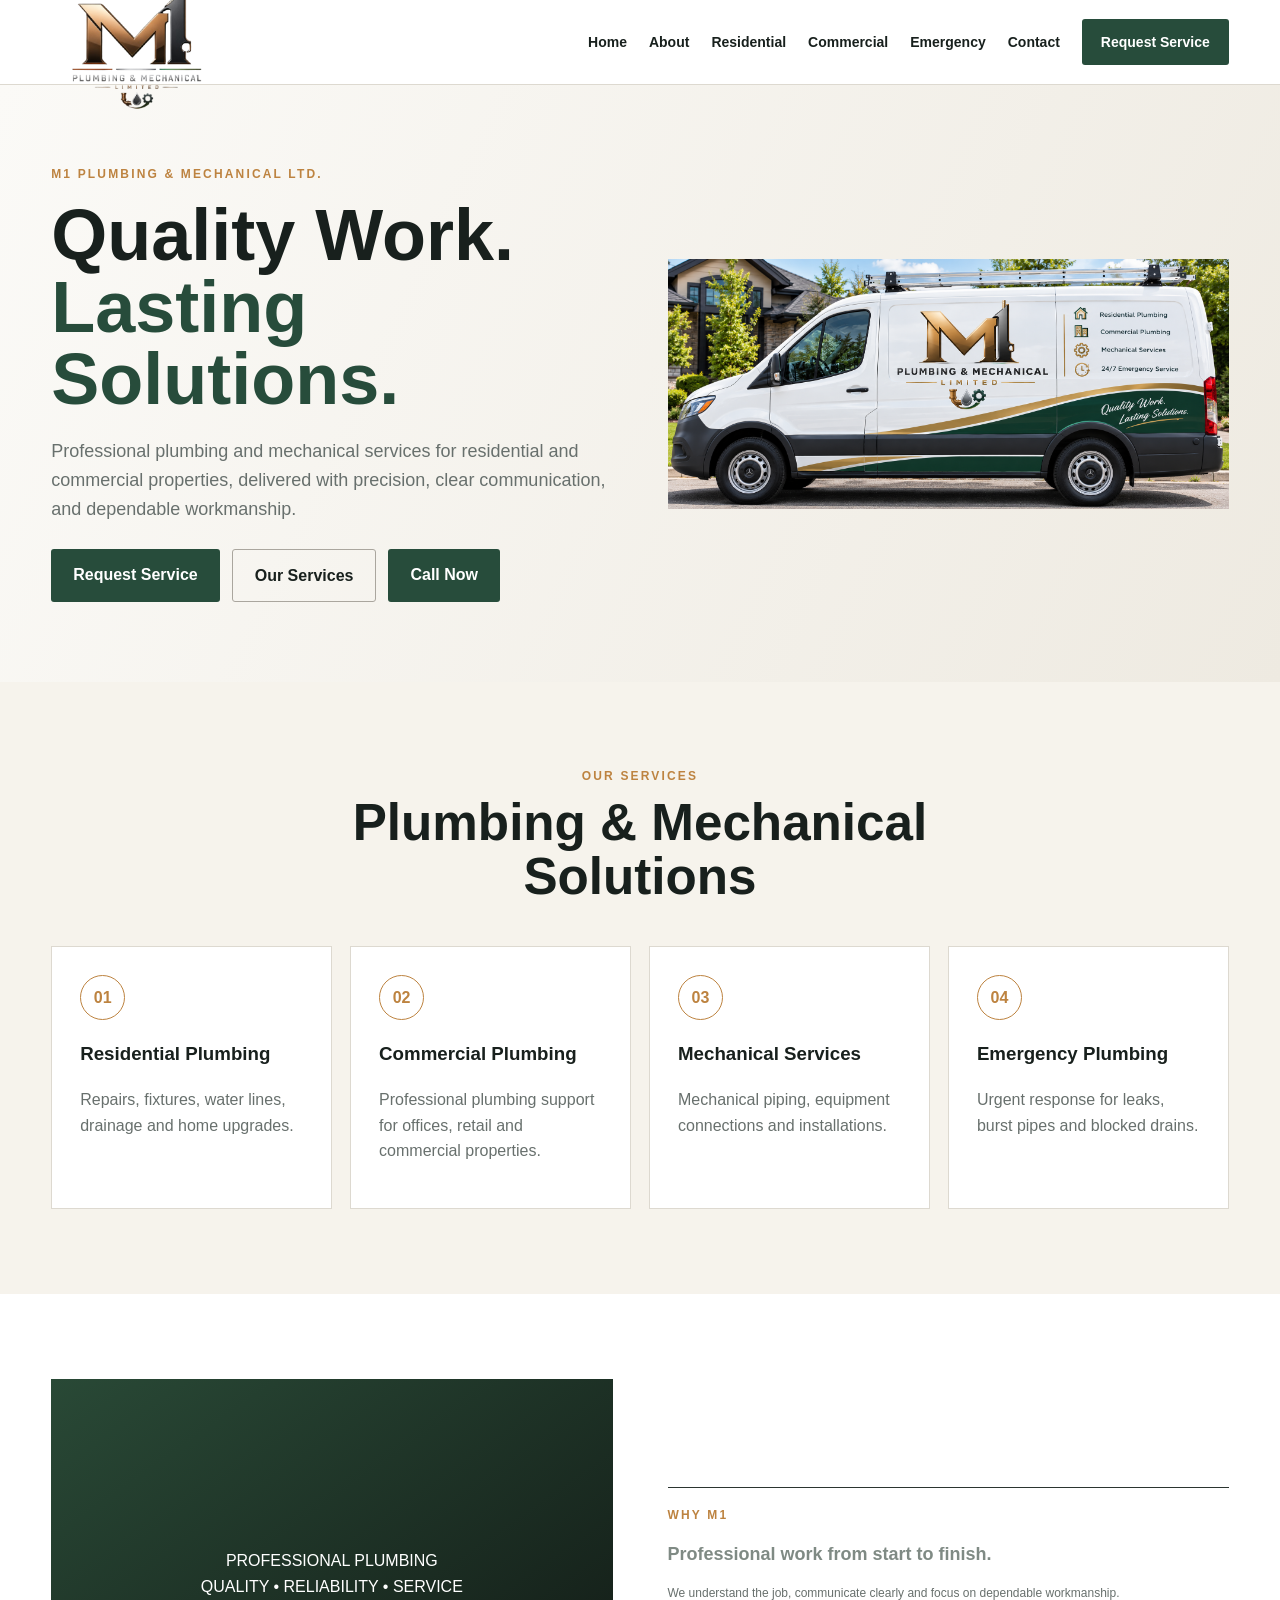
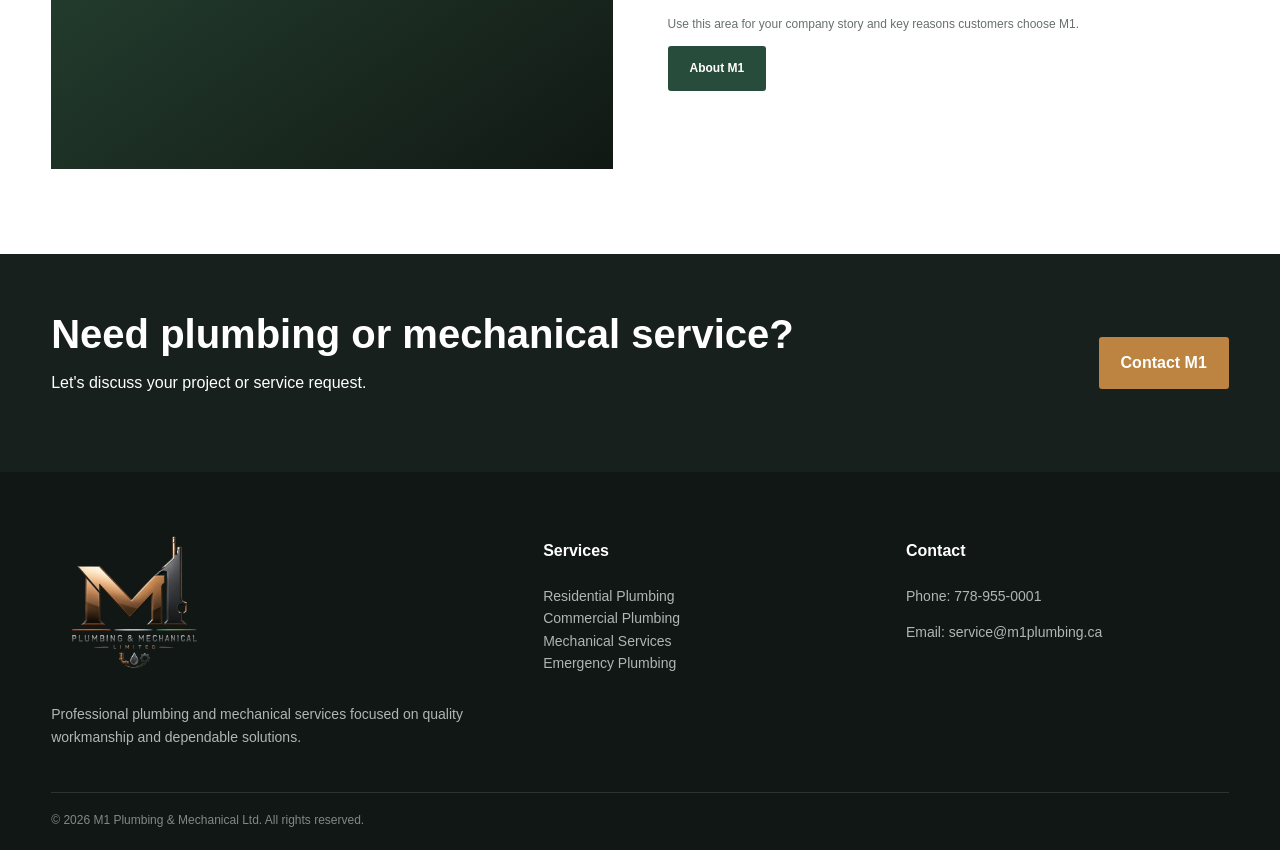
<file: index.html>
<!doctype html><html lang="en"><head><meta charset="utf-8"><meta name="viewport" content="width=device-width,initial-scale=1"><title>M1 Plumbing & Mechanical Ltd. | Home</title><link rel="stylesheet" href="style.css"></head><body><header><div class="container nav"><a href="index.html"><img class="logo" src="m1-logo.png" alt="M1 Plumbing & Mechanical Ltd."></a><nav class="links"><a href="index.html">Home</a><a href="about.html">About</a><a href="residential.html">Residential</a><a href="commercial.html">Commercial</a><a href="emergency.html">Emergency</a><a href="contact.html">Contact</a><a class="call" href="contact.html">Request Service</a></nav></div></header>
<main><section class="hero"><div class="container heroGrid"><div><div class="eyebrow">M1 Plumbing & Mechanical Ltd.</div>
<h1>Quality Work.<br><span>Lasting Solutions.</span></h1>
<p>Professional plumbing and mechanical services for residential and commercial properties, delivered with precision, clear communication, and dependable workmanship.</p>
<div class="buttons">
<a class="btn primary" href="contact.html">Request Service</a>
<a class="btn outline" href="residential.html">Our Services</a>
<a class="btn primary" href="tel:7789550001">Call Now</a></div></div>
<div class="visual"><img src="m1-van.png" alt="M1 Plumbing & Mechanical Ltd."></div></div></section>
<section class="cream"><div class="container"><div class="head"><div class="eyebrow">Our Services</div><h2>Plumbing & Mechanical Solutions</h2></div><div class="grid4"><article class="card"><div class="icon">01</div><h3>Residential Plumbing</h3><p>Repairs, fixtures, water lines, drainage and home upgrades.</p></article><article class="card"><div class="icon">02</div><h3>Commercial Plumbing</h3><p>Professional plumbing support for offices, retail and commercial properties.</p></article><article class="card"><div class="icon">03</div><h3>Mechanical Services</h3><p>Mechanical piping, equipment connections and installations.</p></article><article class="card"><div class="icon">04</div><h3>Emergency Plumbing</h3><p>Urgent response for leaks, burst pipes and blocked drains.</p></article></div></div></section>
<section><div class="container split"><div class="photo">PROFESSIONAL PLUMBING<br>QUALITY • RELIABILITY • SERVICE</div><div class="copy"><div class="eyebrow">Why M1</div><h2>Professional work from start to finish.</h2><p>We understand the job, communicate clearly and focus on dependable workmanship.</p><p>Use this area for your company story and key reasons customers choose M1.</p><a class="btn primary" href="about.html">About M1</a></div></div></section>
<div class="banner"><div class="container bannerIn"><div><h2>Need plumbing or mechanical service?</h2><p>Let's discuss your project or service request.</p></div><a class="btn gold" href="contact.html">Contact M1</a></div></div></main><footer><div class="container foot"><div><img src="m1-logo.png" alt="M1 Plumbing & Mechanical Ltd."><p>Professional plumbing and mechanical services focused on quality workmanship and dependable solutions.</p></div><div><h4>Services</h4><ul><li>Residential Plumbing</li><li>Commercial Plumbing</li><li>Mechanical Services</li><li>Emergency Plumbing</li></ul></div>
<div><h4>Contact</h4><p>Phone: 778-955-0001</p><p>Email: service@m1plumbing.ca</p></div></div>
<div class="container copy">© 2026 M1 Plumbing & Mechanical Ltd. All rights reserved.</div></footer></body></html>
</file>
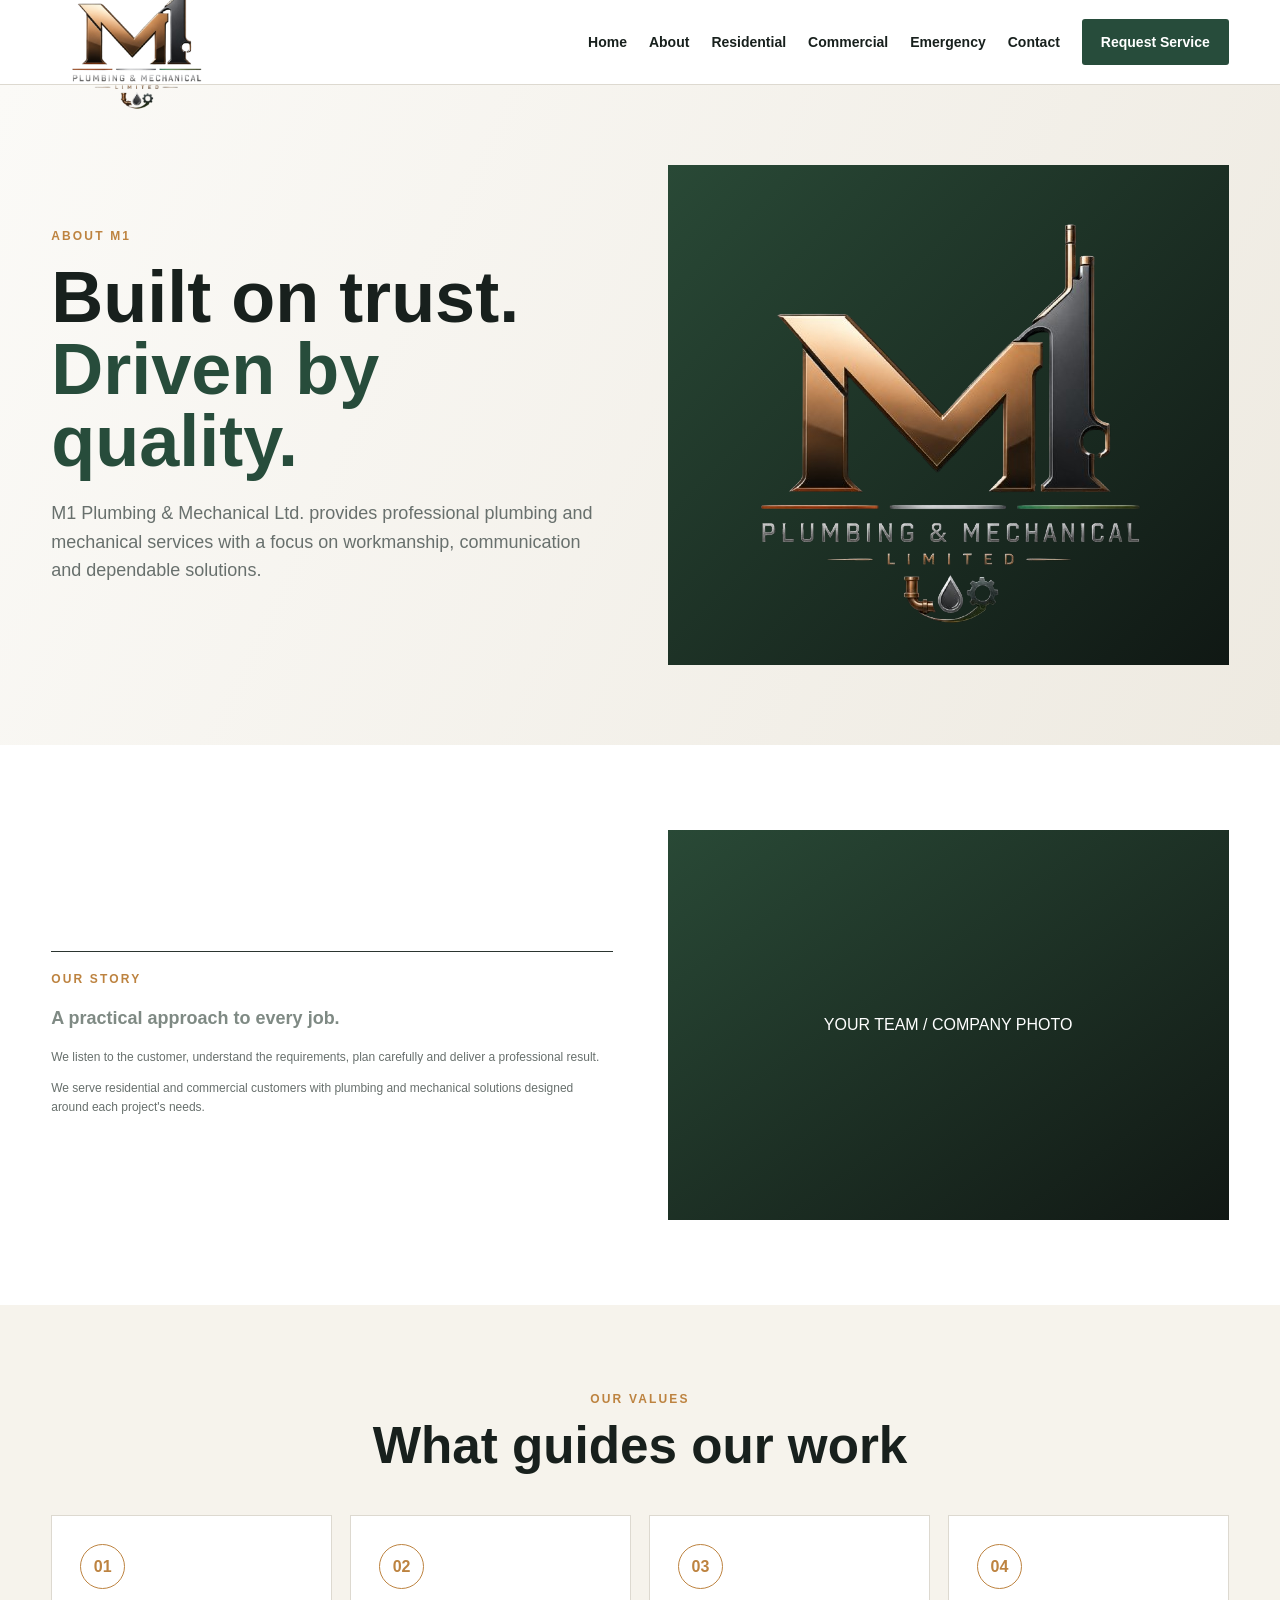
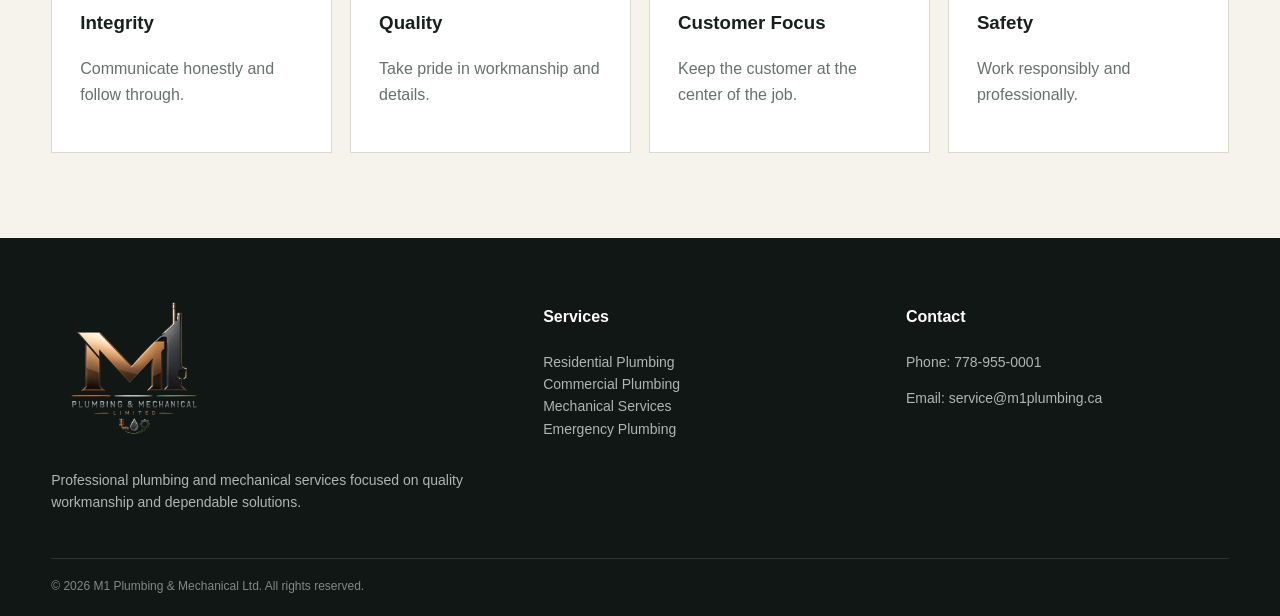
<file: about.html>
<!doctype html><html lang="en"><head><meta charset="utf-8"><meta name="viewport" content="width=device-width,initial-scale=1"><title>About | M1 Plumbing & Mechanical Ltd.</title><link rel="stylesheet" href="style.css"></head><body><header><div class="container nav"><a href="index.html"><img class="logo" src="m1-logo.png" alt="M1 Plumbing & Mechanical Ltd."></a><nav class="links"><a href="index.html">Home</a><a href="about.html">About</a><a href="residential.html">Residential</a><a href="commercial.html">Commercial</a><a href="emergency.html">Emergency</a><a href="contact.html">Contact</a><a class="call" href="contact.html">Request Service</a></nav></div></header><main><section class="hero"><div class="container heroGrid"><div><div class="eyebrow">About M1</div><h1>Built on trust.<br><span>Driven by quality.</span></h1><p>M1 Plumbing & Mechanical Ltd. provides professional plumbing and mechanical services with a focus on workmanship, communication and dependable solutions.</p></div><div class="visual"><img src="m1-logo.png" alt="M1 logo"></div></div></section>
<section><div class="container split"><div class="copy">
<div class="eyebrow">Our Story</div><h2>A practical approach to every job.</h2><p>We listen to the customer, understand the requirements, plan carefully and deliver a professional result.</p>
<p>We serve residential and commercial customers with plumbing and mechanical solutions designed around each project's needs.</p></div>
<div class="photo">YOUR TEAM / COMPANY PHOTO</div></div></section>
<section class="cream">
<div class="container">
<div class="head">
<div class="eyebrow">Our Values</div>
<h2>What guides our work</h2></div>
<div class="grid4"><article class="card">
<div class="icon">01</div><h3>Integrity</h3><p>Communicate honestly and follow through.</p></article>
<article class="card"><div class="icon">02</div><h3>Quality</h3><p>Take pride in workmanship and details.</p></article>
<article class="card"><div class="icon">03</div><h3>Customer Focus</h3><p>Keep the customer at the center of the job.</p></article>
<article class="card"><div class="icon">04</div><h3>Safety</h3><p>Work responsibly and professionally.</p></article></div></div></section></main>
<footer><div class="container foot"><div><img src="m1-logo.png" alt="M1 Plumbing & Mechanical Ltd.">
<p>Professional plumbing and mechanical services focused on quality workmanship and dependable solutions.</p></div>
<div><h4>Services</h4><ul><li>Residential Plumbing</li><li>Commercial Plumbing</li><li>Mechanical Services</li><li>Emergency Plumbing</li></ul></div>
<div><h4>Contact</h4><p>Phone: 778-955-0001</p><p>Email: service@m1plumbing.ca</p></div></div>
<div class="container copy">© 2026 M1 Plumbing & Mechanical Ltd. All rights reserved.</div></footer></body></html>
</file>
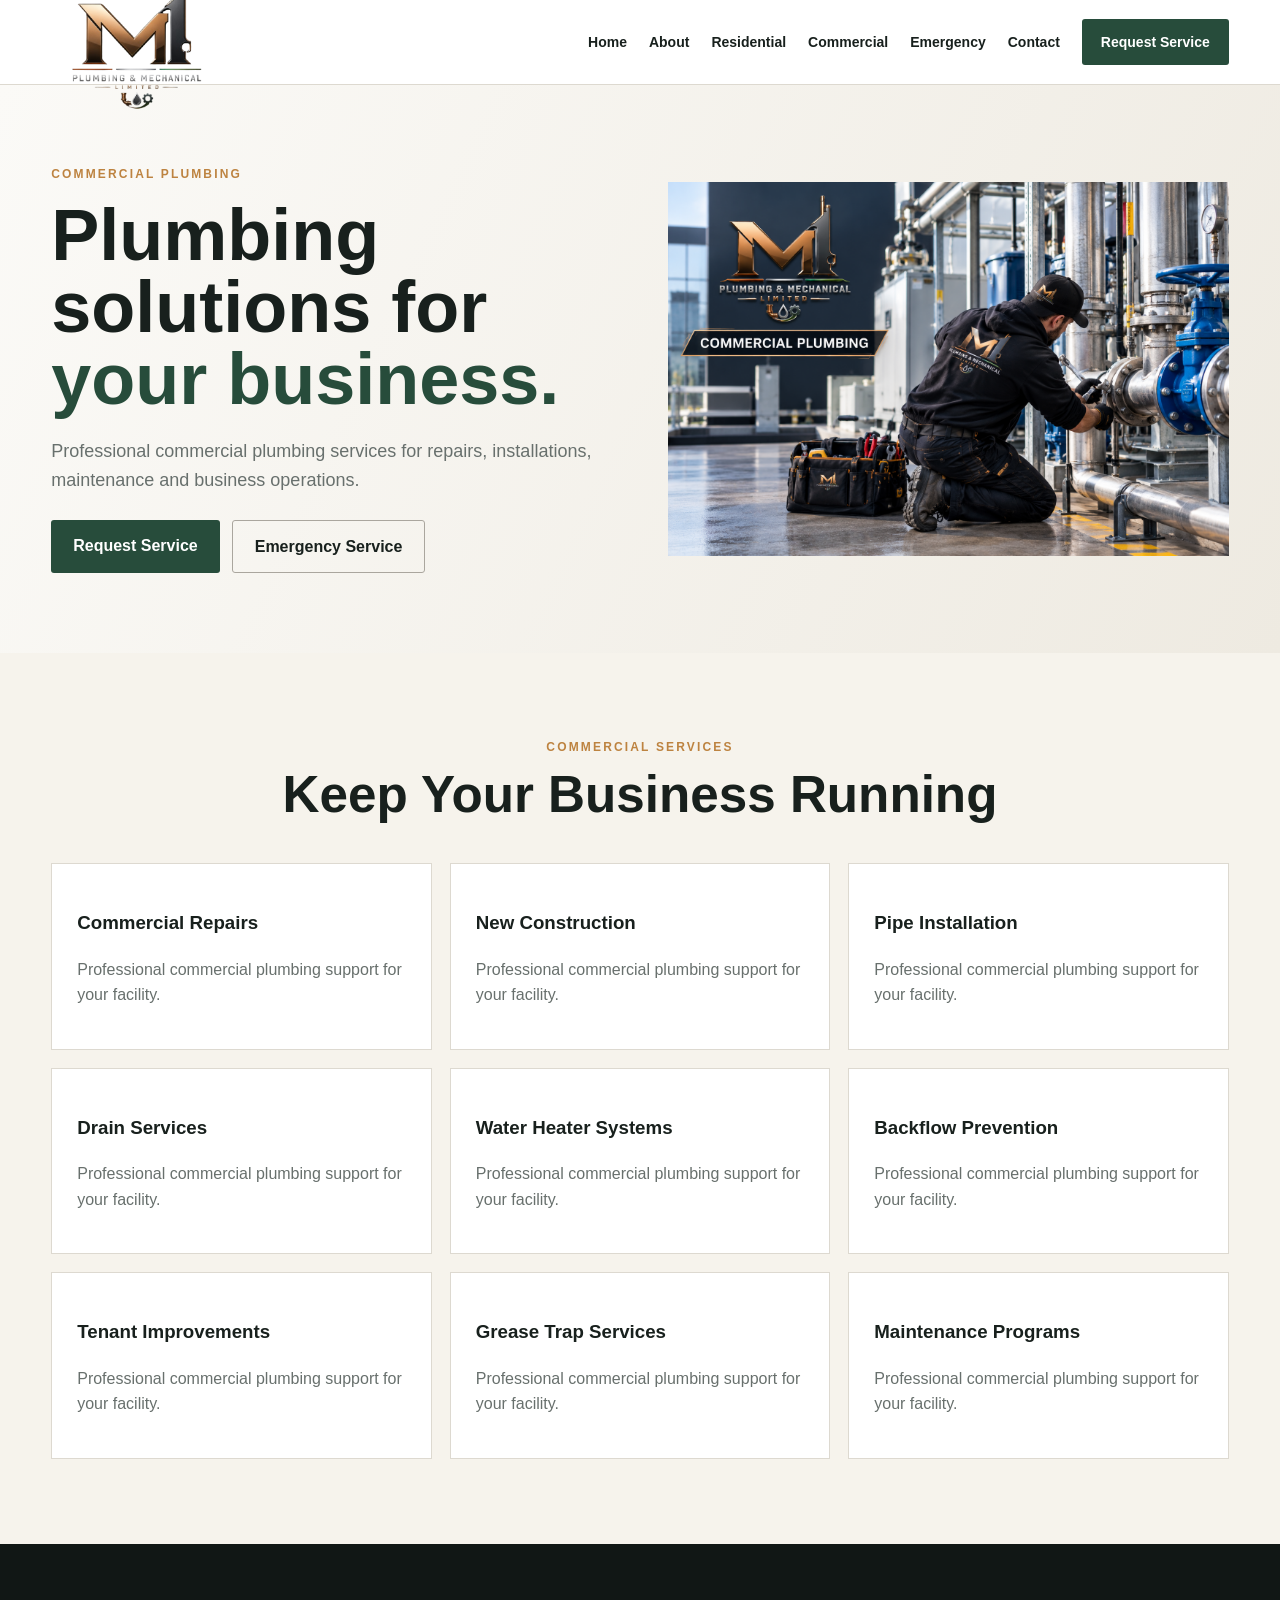
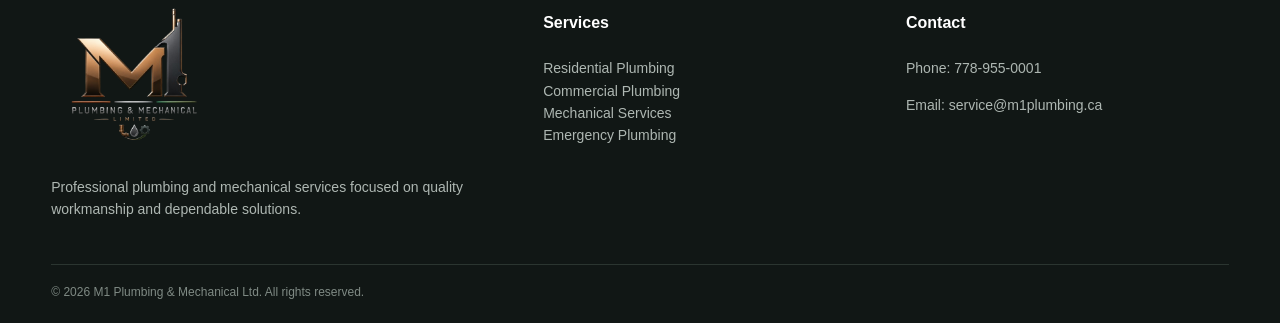
<file: commercial.html>
<!doctype html><html lang="en"><head><meta charset="utf-8"><meta name="viewport" content="width=device-width,initial-scale=1">
<title>Commercial Plumbing | M1 Plumbing & Mechanical Ltd.</title><link rel="stylesheet" href="style.css"></head><body>
<header><div class="container nav"><a href="index.html"><img class="logo" src="m1-logo.png" alt="M1 Plumbing & Mechanical Ltd."></a>
<nav class="links"><a href="index.html">Home</a><a href="about.html">About</a><a href="residential.html">Residential</a>
<a href="commercial.html">Commercial</a><a href="emergency.html">Emergency</a><a href="contact.html">Contact</a>
<a class="call" href="contact.html">Request Service</a></nav></div></header><main><section class="hero"><div class="container heroGrid"><div>
<div class="eyebrow">Commercial Plumbing</div><h1>Plumbing solutions for <span>your business.</span></h1>
<p>Professional commercial plumbing services for repairs, installations, maintenance and business operations.</p>
<div class="buttons"><a class="btn primary" href="contact.html">Request Service</a><a class="btn outline" href="emergency.html">Emergency Service</a></div></div>
<div class="visual"><img src="m1-commercial.png" alt="Commercial Plumbing Work"></div></div></section>
<section class="cream"><div class="container"><div class="head"><div class="eyebrow">Commercial Services</div>
<h2>Keep Your Business Running</h2></div>
<div class="serviceGrid"><article class="service"><h3>Commercial Repairs</h3><p>Professional commercial plumbing support for your facility.</p></article>
<article class="service"><h3>New Construction</h3><p>Professional commercial plumbing support for your facility.</p></article>
<article class="service"><h3>Pipe Installation</h3><p>Professional commercial plumbing support for your facility.</p></article>
<article class="service"><h3>Drain Services</h3><p>Professional commercial plumbing support for your facility.</p></article>
<article class="service"><h3>Water Heater Systems</h3><p>Professional commercial plumbing support for your facility.</p></article>
<article class="service"><h3>Backflow Prevention</h3><p>Professional commercial plumbing support for your facility.</p></article>
<article class="service"><h3>Tenant Improvements</h3><p>Professional commercial plumbing support for your facility.</p></article>
<article class="service"><h3>Grease Trap Services</h3><p>Professional commercial plumbing support for your facility.</p></article>
<article class="service"><h3>Maintenance Programs</h3><p>Professional commercial plumbing support for your facility.</p></article></div></div></section></main>
<footer><div class="container foot"><div><img src="m1-logo.png" alt="M1 Plumbing & Mechanical Ltd."><p>Professional plumbing and mechanical services focused on quality workmanship and dependable solutions.</p></div>
<div><h4>Services</h4><ul><li>Residential Plumbing</li><li>Commercial Plumbing</li><li>Mechanical Services</li><li>Emergency Plumbing</li></ul></div>
<div><h4>Contact</h4><p>Phone: 778-955-0001</p><p>Email: service@m1plumbing.ca</p></div></div><div class="container copy">© 2026 M1 Plumbing & Mechanical Ltd. All rights reserved.</div></footer></body></html>
</file>
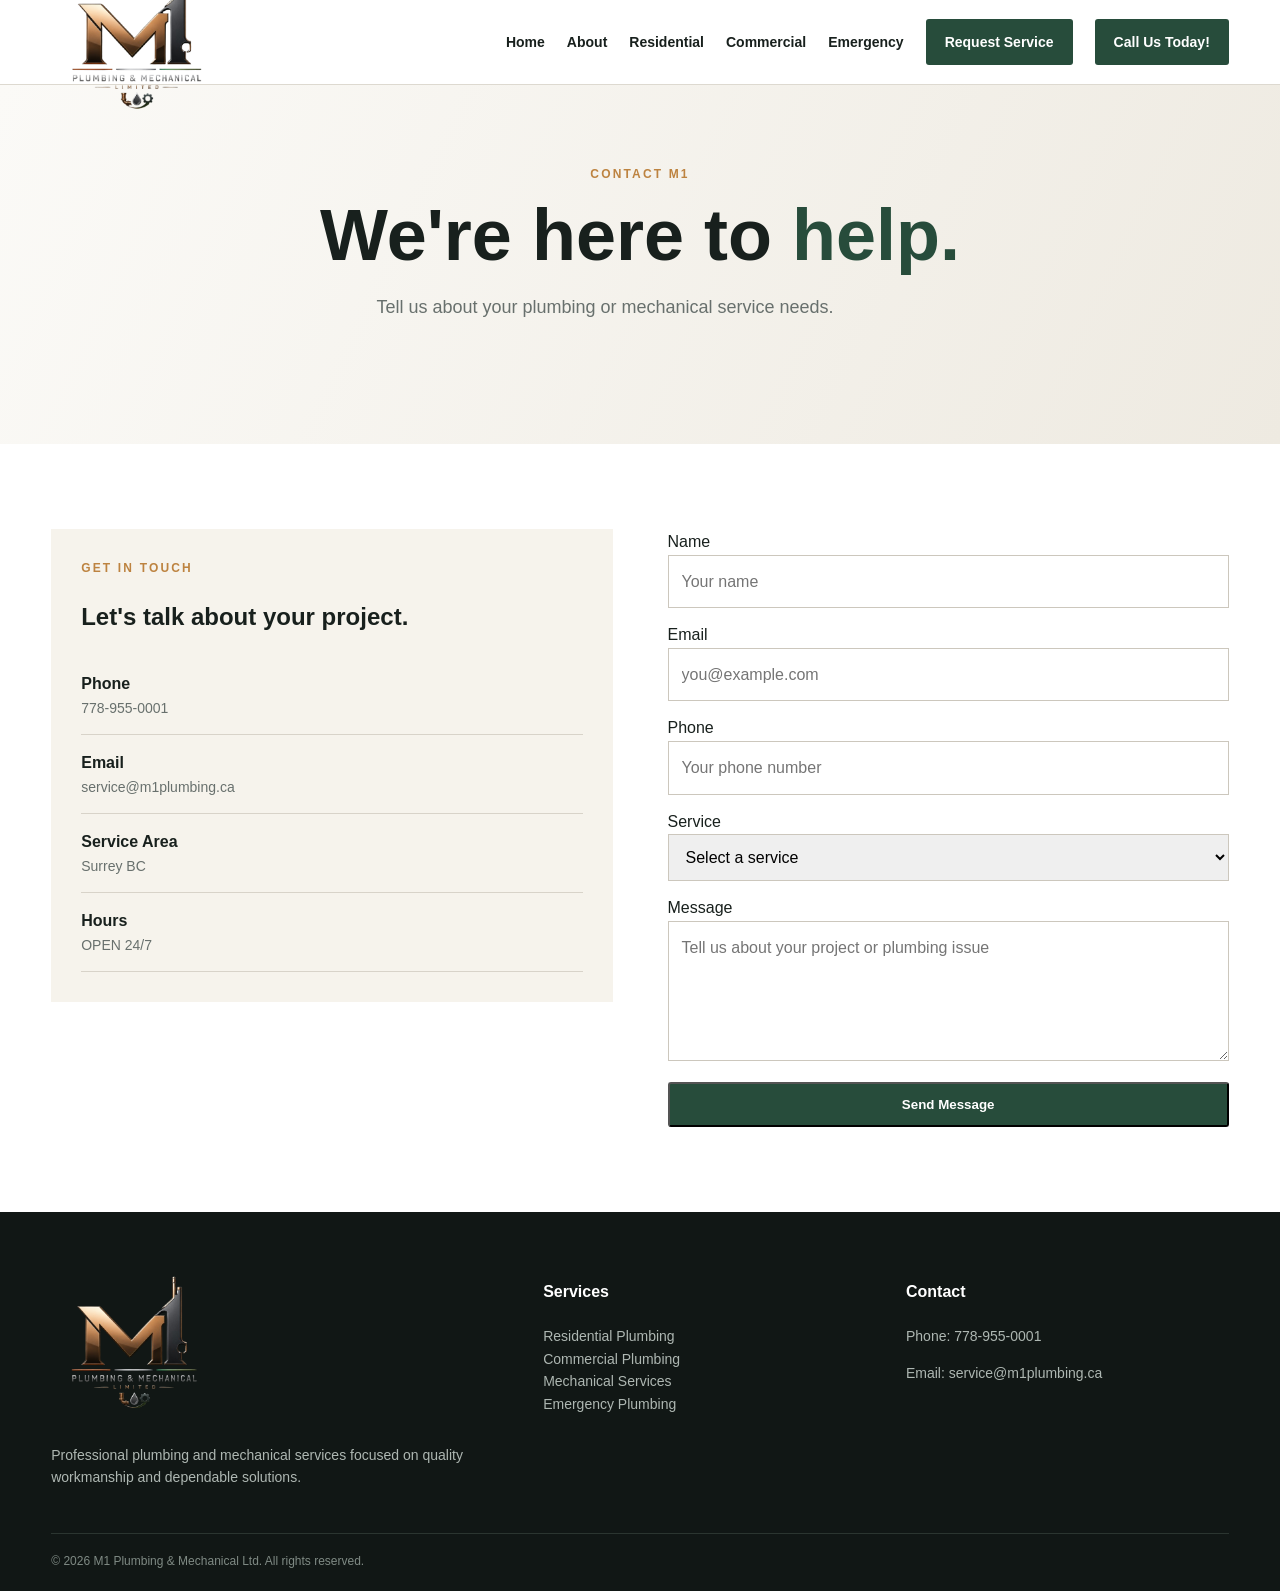
<file: contact.html>
<!doctype html><html lang="en"><head><meta charset="utf-8"><meta name="viewport" content="width=device-width,initial-scale=1"><title>Contact | M1 Plumbing & Mechanical Ltd.</title><link rel="stylesheet" href="style.css"></head><body><header><div class="container nav"><a href="index.html"><img class="logo" src="m1-logo.png" alt="M1 Plumbing & Mechanical Ltd."></a><nav class="links"><a href="index.html">Home</a><a href="about.html">About</a><a href="residential.html">Residential</a><a href="commercial.html">Commercial</a><a href="emergency.html">Emergency</a><a class="call" href="contact.html">Request Service</a><a class="call" href="7789550001">Call Us Today!</a></nav></div></header><main><section class="hero"><div class="container"><div class="head"><div class="eyebrow">Contact M1</div><h1>We're here to <span>help.</span></h1><p>Tell us about your plumbing or mechanical service needs.</p></div></div></section>
<section><div class="container formGrid"><div class="contactBox"><div class="eyebrow">Get In Touch</div><h2>Let's talk about your project.</h2>
<div class="row"><b>Phone</b><span>778-955-0001</span></div><div class="row"><b>Email</b><span>service@m1plumbing.ca</span></div>
<div class="row"><b>Service Area</b><span>Surrey BC</span></div><div class="row"><b>Hours</b><span>OPEN 24/7</span></div></div>
<form class="form" action="https://formsubmit.co/d0182786edb126888da2e7ddb3d42aba" method="POST">

    <input type="hidden" name="_subject" value="New Service Request - M1 Plumbing & Mechanical Ltd.">
    <input type="hidden" name="_template" value="table">

    <label>
        Name
        <input type="text" name="name" placeholder="Your name" required>
    </label>

    <label>
        Email
        <input type="email" name="email" placeholder="you@example.com" required>
    </label>

    <label>
        Phone
        <input type="tel" name="phone" placeholder="Your phone number" required>
    </label>

    <label>
        Service
        <select name="service" required>
            <option value="">Select a service</option>
            <option value="Residential Plumbing">Residential Plumbing</option>
            <option value="Commercial Plumbing">Commercial Plumbing</option>
            <option value="Emergency Plumbing">Emergency Plumbing</option>
            <option value="Mechanical Services">Mechanical Services</option>
        </select>
    </label>

    <label>
        Message
        <textarea name="message" placeholder="Tell us about your project or plumbing issue" required></textarea>
    </label>

    <button class="btn primary" type="submit">Send Message</button>

</form></div></section></main>
<footer><div class="container foot"><div><img src="m1-logo.png" alt="M1 Plumbing & Mechanical Ltd.">
<p>Professional plumbing and mechanical services focused on quality workmanship and dependable solutions.</p></div>
<div><h4>Services</h4><ul><li>Residential Plumbing</li><li>Commercial Plumbing</li><li>Mechanical Services</li><li>Emergency Plumbing</li></ul></div>
<div><h4>Contact</h4><p>Phone: 778-955-0001</p><p>Email: service@m1plumbing.ca</p></div></div>
<div class="container copy">© 2026 M1 Plumbing & Mechanical Ltd. All rights reserved.</div></footer></body></html>
</file>
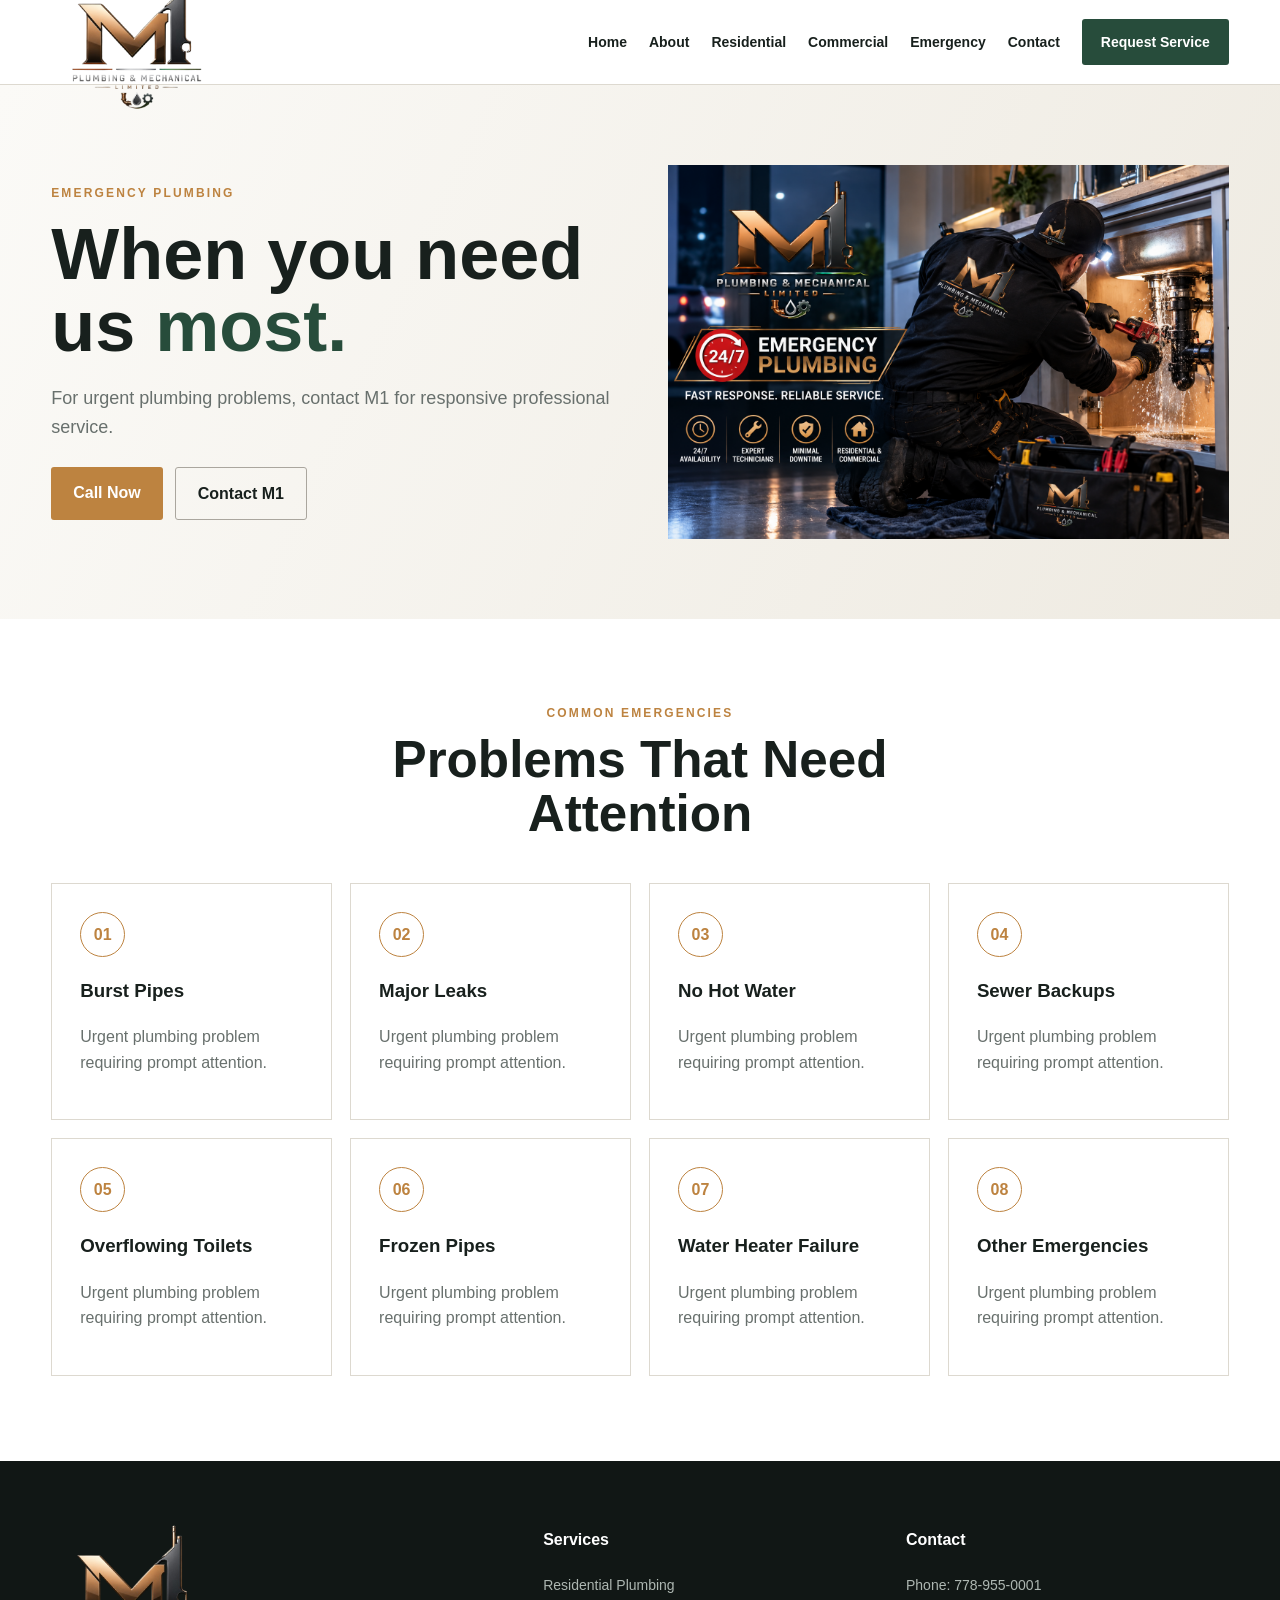
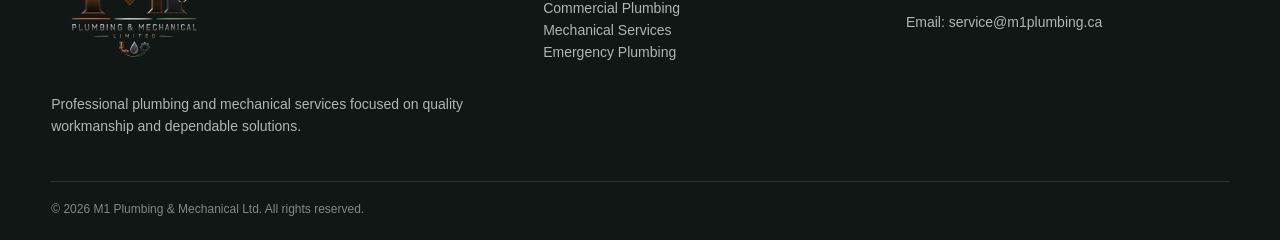
<file: emergency.html>
<!doctype html><html lang="en"><head><meta charset="utf-8"><meta name="viewport" content="width=device-width,initial-scale=1">
<title>Emergency Plumbing | M1 Plumbing & Mechanical Ltd.</title>
<link rel="stylesheet" href="style.css"></head><body>
<header><div class="container nav"><a href="index.html"><img class="logo" src="m1-logo.png" alt="M1 Plumbing & Mechanical Ltd."></a>
<nav class="links"><a href="index.html">Home</a><a href="about.html">About</a>
<a href="residential.html">Residential</a><a href="commercial.html">Commercial</a>
<a href="emergency.html">Emergency</a><a href="contact.html">Contact</a><a class="call" href="contact.html">Request Service</a></nav></div></header>
<main><section class="hero"><div class="container heroGrid"><div><div class="eyebrow">Emergency Plumbing</div>
<h1>When you need us <span>most.</span></h1><p>For urgent plumbing problems, contact M1 for responsive professional service.</p>
<div class="buttons"><a class="btn gold" href="tel:7789550001">Call Now</a><a class="btn outline" href="contact.html">Contact M1</a></div></div>
<div class="visual"><img src="m1-emergency.png" alt="Emergency Plumbing Work"></div></div></section>
<section><div class="container"><div class="head"><div class="eyebrow">Common Emergencies</div><h2>Problems That Need Attention</h2></div>
<div class="grid4"><article class="card"><div class="icon">01</div><h3>Burst Pipes</h3><p>Urgent plumbing problem requiring prompt attention.</p></article>
<article class="card"><div class="icon">02</div><h3>Major Leaks</h3><p>Urgent plumbing problem requiring prompt attention.</p></article>
<article class="card"><div class="icon">03</div><h3>No Hot Water</h3><p>Urgent plumbing problem requiring prompt attention.</p></article>
<article class="card"><div class="icon">04</div><h3>Sewer Backups</h3><p>Urgent plumbing problem requiring prompt attention.</p></article>
<article class="card"><div class="icon">05</div><h3>Overflowing Toilets</h3><p>Urgent plumbing problem requiring prompt attention.</p></article>
<article class="card"><div class="icon">06</div><h3>Frozen Pipes</h3><p>Urgent plumbing problem requiring prompt attention.</p></article>
<article class="card"><div class="icon">07</div><h3>Water Heater Failure</h3><p>Urgent plumbing problem requiring prompt attention.</p></article>
<article class="card"><div class="icon">08</div><h3>Other Emergencies</h3><p>Urgent plumbing problem requiring prompt attention.</p></article></div></div></section></main>
<footer><div class="container foot"><div><img src="m1-logo.png" alt="M1 Plumbing & Mechanical Ltd.">
<p>Professional plumbing and mechanical services focused on quality workmanship and dependable solutions.</p></div>
<div><h4>Services</h4><ul><li>Residential Plumbing</li><li>Commercial Plumbing</li><li>Mechanical Services</li><li>Emergency Plumbing</li></ul></div>
<div><h4>Contact</h4><p>Phone: 778-955-0001</p><p>Email: service@m1plumbing.ca</p></div></div><div class="container copy">© 2026 M1 Plumbing & Mechanical Ltd. All rights reserved.</div></footer></body></html>
</file>
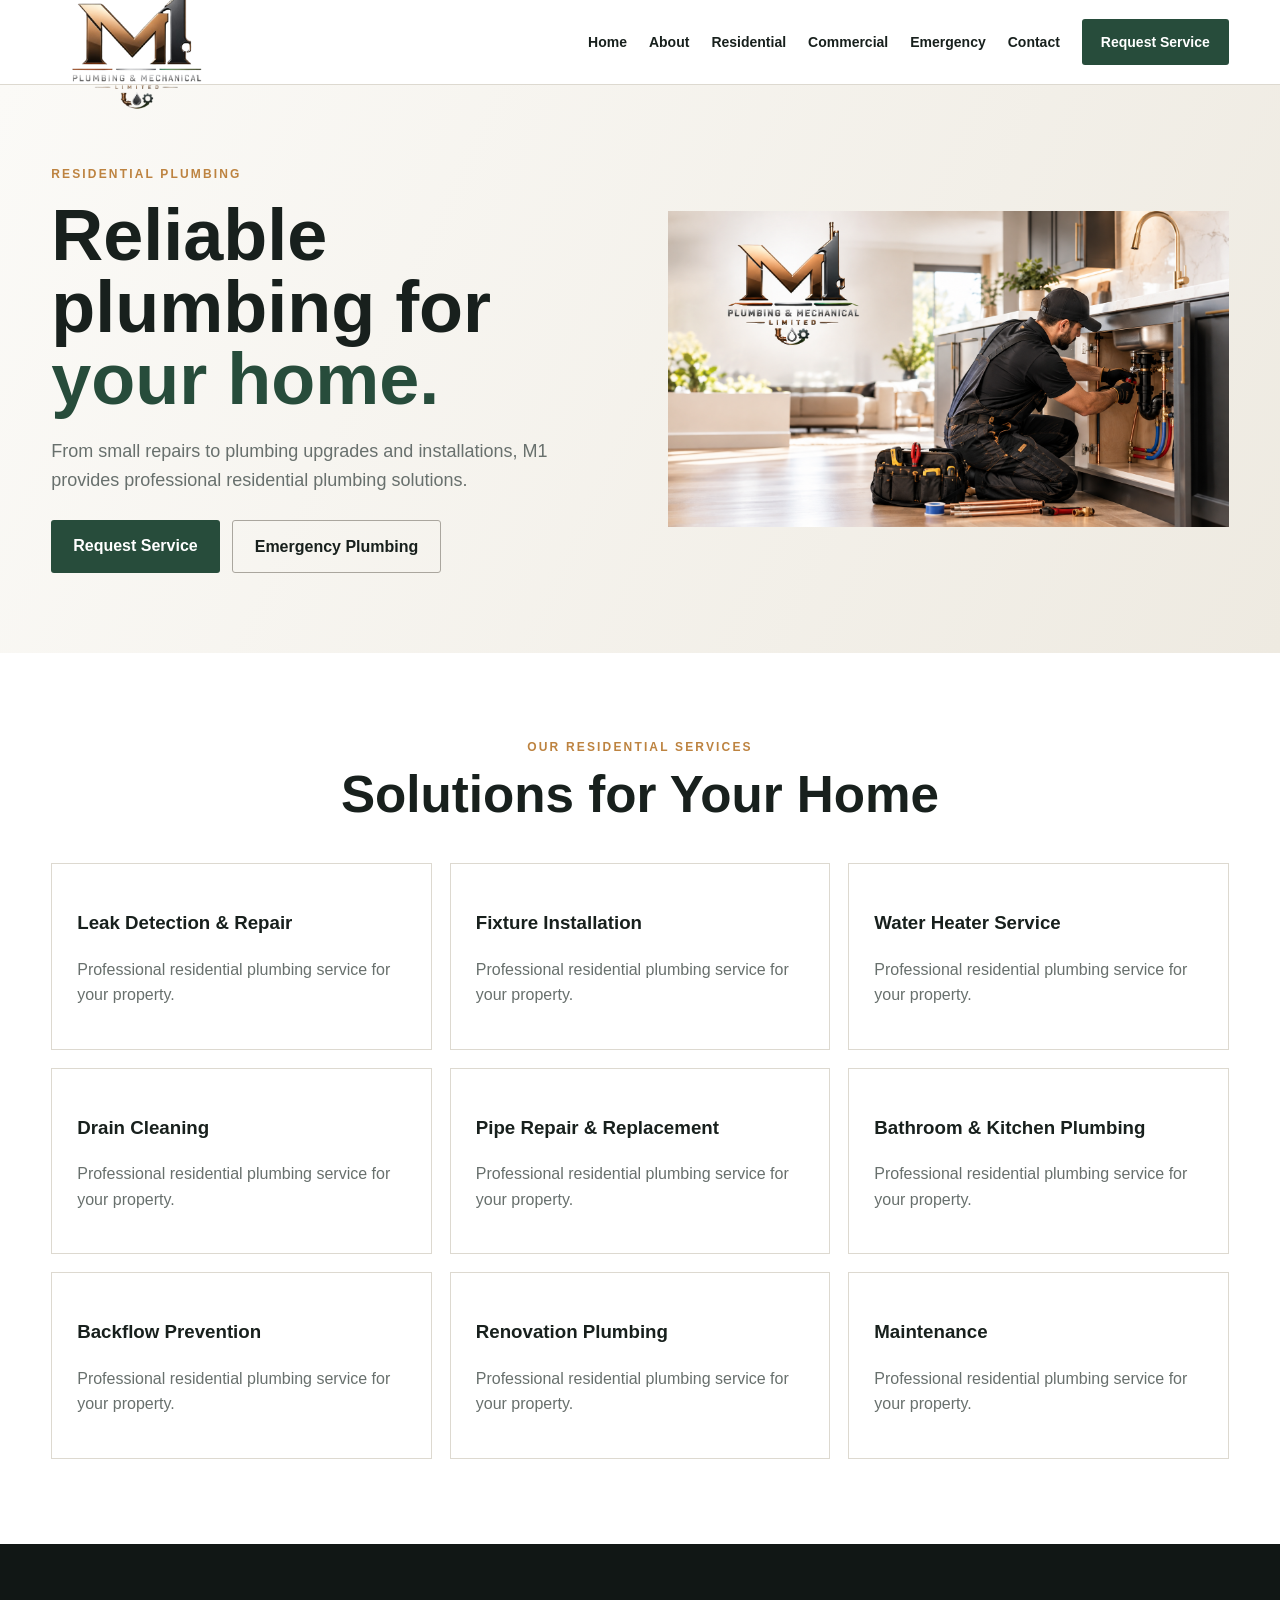
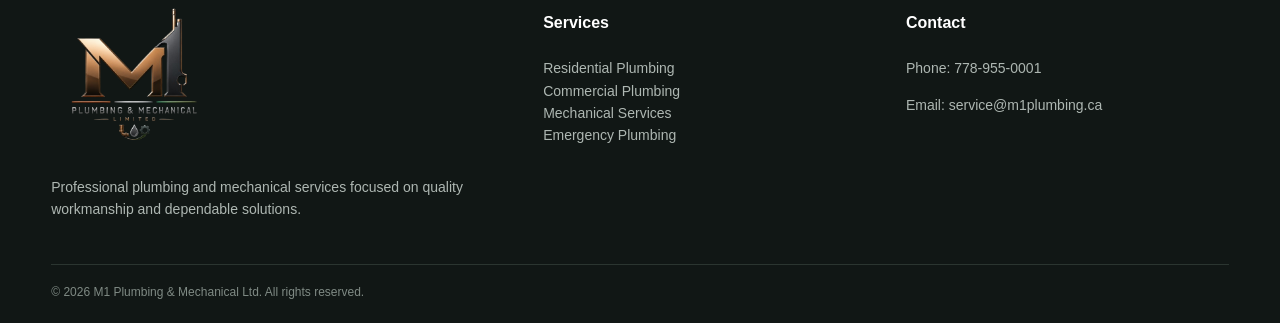
<file: residential.html>
<!doctype html><html lang="en"><head><meta charset="utf-8"><meta name="viewport" content="width=device-width,initial-scale=1">
<title>Residential Plumbing | M1 Plumbing & Mechanical Ltd.</title>
<link rel="stylesheet" href="style.css"></head><body><header><div class="container nav">
<a href="index.html"><img class="logo" src="m1-logo.png" alt="M1 Plumbing & Mechanical Ltd."></a>
<nav class="links"><a href="index.html">Home</a><a href="about.html">About</a><a href="residential.html">Residential</a><a href="commercial.html">Commercial</a>
<a href="emergency.html">Emergency</a><a href="contact.html">Contact</a>
<a class="call" href="contact.html">Request Service</a></nav></div></header>
<main><section class="hero">
<div class="container heroGrid"><div>
<div class="eyebrow">Residential Plumbing</div>
<h1>Reliable plumbing for <span>your home.</span></h1>
<p>From small repairs to plumbing upgrades and installations, M1 provides professional residential plumbing solutions.</p>
<div class="buttons">
<a class="btn primary" href="contact.html">Request Service</a>
<a class="btn outline" href="emergency.html">Emergency Plumbing</a></div></div>
<div class="visual"><img src="m1-residential.png" alt="Residential Plumbing Work"></div></div></section>
<section><div class="container"><div class="head"><div class="eyebrow">Our Residential Services</div><h2>Solutions for Your Home</h2></div>
<div class="serviceGrid"><article class="service"><h3>Leak Detection & Repair</h3><p>Professional residential plumbing service for your property.</p></article>
<article class="service"><h3>Fixture Installation</h3><p>Professional residential plumbing service for your property.</p></article>
<article class="service"><h3>Water Heater Service</h3><p>Professional residential plumbing service for your property.</p></article>
<article class="service"><h3>Drain Cleaning</h3><p>Professional residential plumbing service for your property.</p></article>
<article class="service"><h3>Pipe Repair & Replacement</h3><p>Professional residential plumbing service for your property.</p></article>
<article class="service"><h3>Bathroom & Kitchen Plumbing</h3><p>Professional residential plumbing service for your property.</p></article>
<article class="service"><h3>Backflow Prevention</h3><p>Professional residential plumbing service for your property.</p></article>
<article class="service"><h3>Renovation Plumbing</h3><p>Professional residential plumbing service for your property.</p></article>
<article class="service"><h3>Maintenance</h3><p>Professional residential plumbing service for your property.</p></article></div></div></section></main>
<footer><div class="container foot"><div><img src="m1-logo.png" alt="M1 Plumbing & Mechanical Ltd."><p>Professional plumbing and mechanical services focused on quality workmanship and dependable solutions.</p></div>
<div><h4>Services</h4><ul><li>Residential Plumbing</li><li>Commercial Plumbing</li><li>Mechanical Services</li><li>Emergency Plumbing</li></ul></div>
<div><h4>Contact</h4><p>Phone: 778-955-0001</p><p>Email: service@m1plumbing.ca</p></div></div><div class="container copy">© 2026 M1 Plumbing & Mechanical Ltd. All rights reserved.</div></footer></body></html>
</file>
<file: style.css>
*{box-sizing:border-box}
body{margin:0;
font-family:Arial,Helvetica,sans-serif;
color:#18201d;
line-height:1.6}
.visual {
    display: flex;
    align-items: center;
    justify-content: center;
}

.van-image {
    width: 100%;
    max-width: 650px;
    height: auto;
    display: block;
    object-fit: cover;
}
a{text-decoration:none;color:inherit}.container{width:min(1180px,92%);margin:auto}
header{position:sticky;top:0;background:#fff;border-bottom:1px solid #ddd9d0;z-index:10}
.nav{height:84px;display:flex;align-items:center;justify-content:space-between}
.logo{width:170px}.links{display:flex;gap:22px;align-items:center;font-size:14px;font-weight:700}
.links a:hover{color:#bd8340}.call,.primary{background:#274c3b;color:#fff;padding:12px 19px;border-radius:3px}
.hero{padding:80px 0;background:linear-gradient(115deg,#fbfaf7,#eeeae1)}
.heroGrid,.split,.formGrid{display:grid;grid-template-columns:1fr 1fr;gap:55px;align-items:center}
.eyebrow{text-transform:uppercase;letter-spacing:.18em;color:#bd8340;font-size:12px;font-weight:800}
.hero h1{font-size:clamp(44px,6vw,72px);line-height:1;margin:15px 0 22px}.hero h1 span,h2 span{color:#274c3b}
.hero p{font-size:18px;color:#68706d;max-width:650px}.buttons{display:flex;gap:12px;flex-wrap:wrap;margin-top:25px}
.btn{display:inline-block;padding:13px 22px;border-radius:3px;font-weight:800}.gold{background:#bd8340;color:#fff}
.outline{border:1px solid #aaa69e}
.visual{
	min-height:250px;
	background:linear-gradient(135deg,#294936,#101814);
	display:grid;
	place-items:center
	}
.visual img{width:100%; height: 100%}section{padding:85px 0}.cream{background:#f6f3ec}
.head{text-align:center;max-width:720px;margin:0 auto 42px}
.head h2{font-size:clamp(34px,4vw,52px);line-height:1.05;margin:10px 0}.head p,.card p,.service p,.copy p{color:#68706d}
.grid4{display:grid;grid-template-columns:repeat(4,1fr);gap:18px}
.card{background:#fff;border:1px solid #ddd9d0;padding:28px;min-height:210px}
.icon{width:45px;height:45px;border:1px solid #bd8340;border-radius:50%;display:grid;place-items:center;color:#bd8340;font-weight:800;margin-bottom:18px}
.photo{min-height:390px;background:linear-gradient(145deg,#294936,#111814);display:grid;place-items:center;color:#fff;text-align:center;padding:30px}
.serviceGrid{display:grid;grid-template-columns:repeat(3,1fr);gap:18px}.service{border:1px solid #ddd9d0;padding:25px;background:#fff}
.banner{background:#18201d;color:#fff;padding:60px 0}.bannerIn{display:flex;justify-content:space-between;align-items:center;gap:25px}
.banner h2{font-size:40px;line-height:1;margin:0}.formGrid{align-items:start}.contactBox{background:#f6f3ec;padding:30px}
.row{padding:15px 0;border-bottom:1px solid #d8d3c9}.row span{display:block;color:#68706d;font-size:14px}.form{display:grid;gap:14px}
.form input,.form textarea,.form select{width:100%;padding:13px;border:1px solid #ccc7bd;font:inherit}
.form textarea{min-height:140px}footer{background:#111715;color:#fff;padding:45px 0 20px}
.foot{display:grid;grid-template-columns:1.4fr 1fr 1fr;gap:40px}
.foot img{width:165px}.foot p,.foot li{color:#aeb7b2;font-size:14px}
.foot ul{list-style:none;padding:0}.copy{border-top:1px solid #2b3530;margin-top:30px;padding-top:18px;color:#7f8a84;font-size:12px}@media(max-width:850px)
{.links a:not(.call){display:none}.heroGrid,.split,.formGrid{grid-template-columns:1fr}
.grid4{grid-template-columns:1fr 1fr}.serviceGrid{grid-template-columns:1fr 1fr}
.foot{grid-template-columns:1fr 1fr}.bannerIn{flex-direction:column;align-items:flex-start}}@media(max-width:560px)
{.grid4,.serviceGrid,.foot{grid-template-columns:1fr}.logo{width:145px}}
</file>
